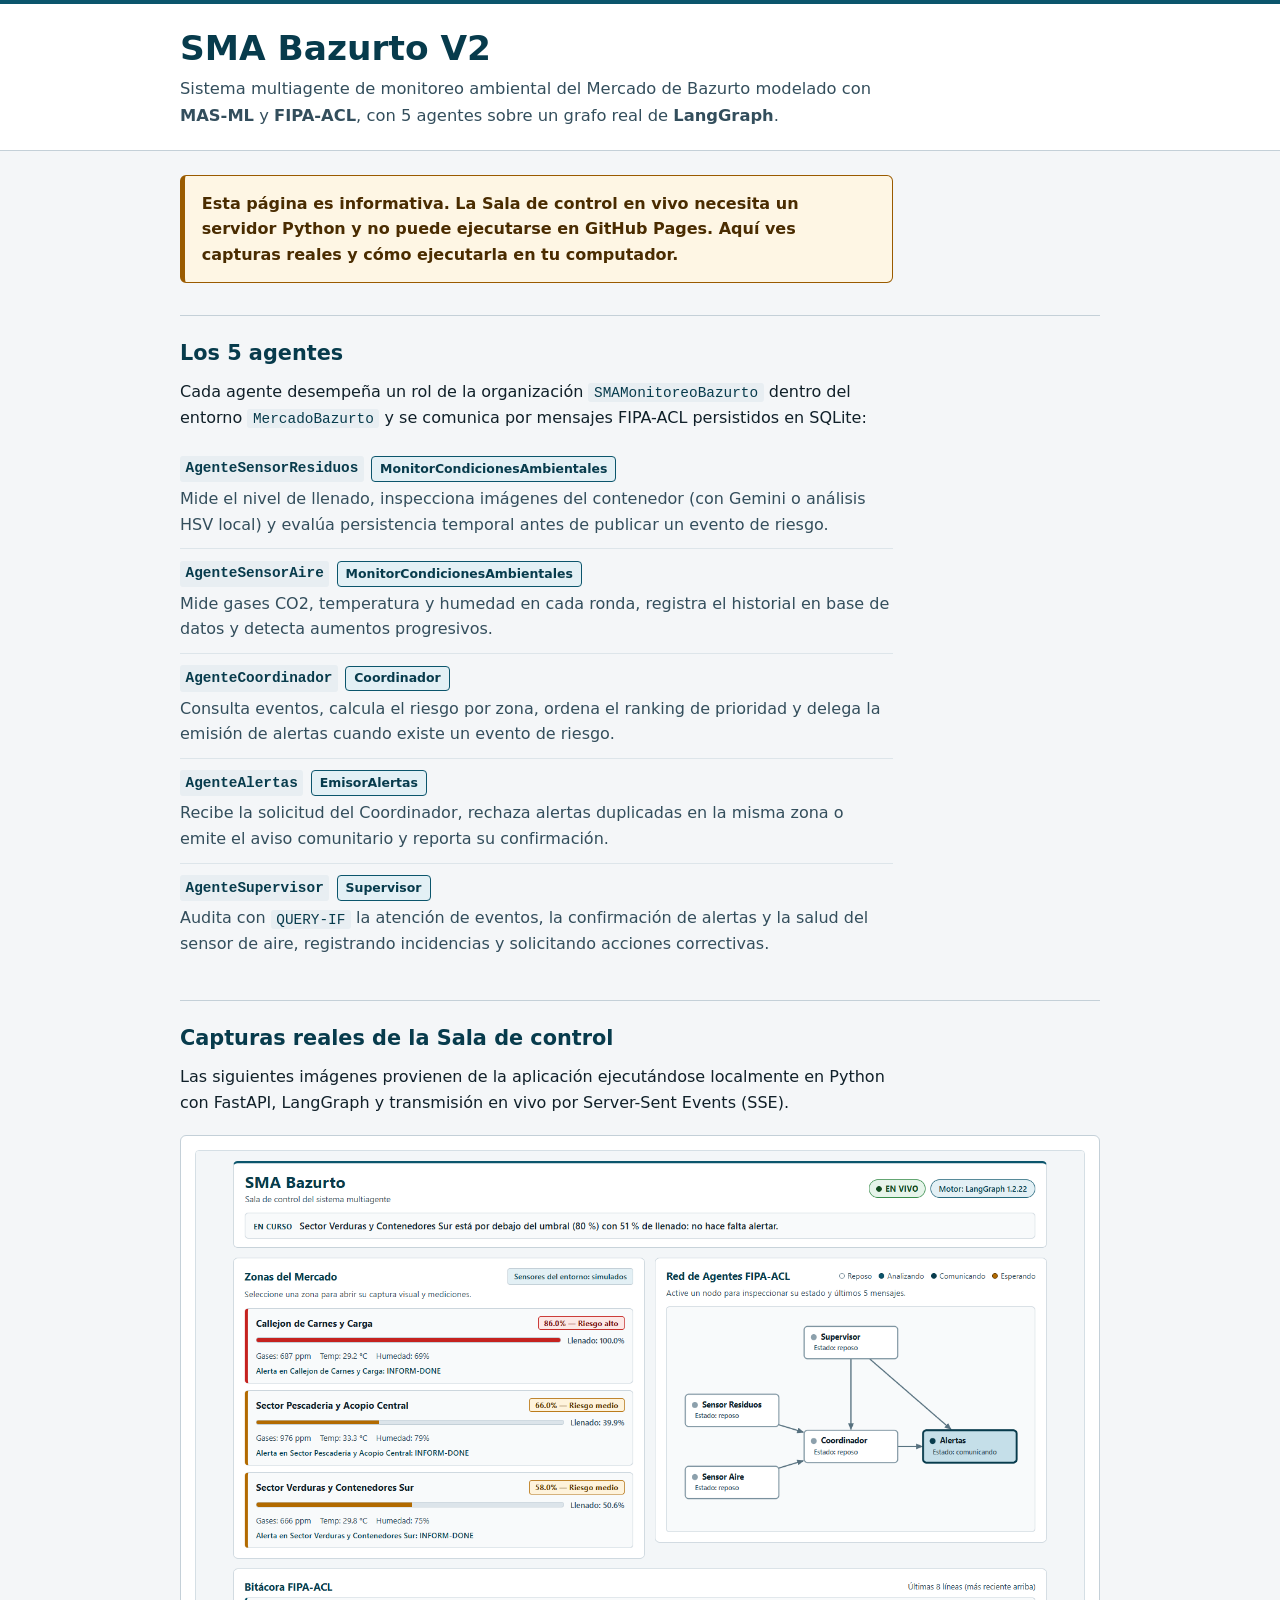
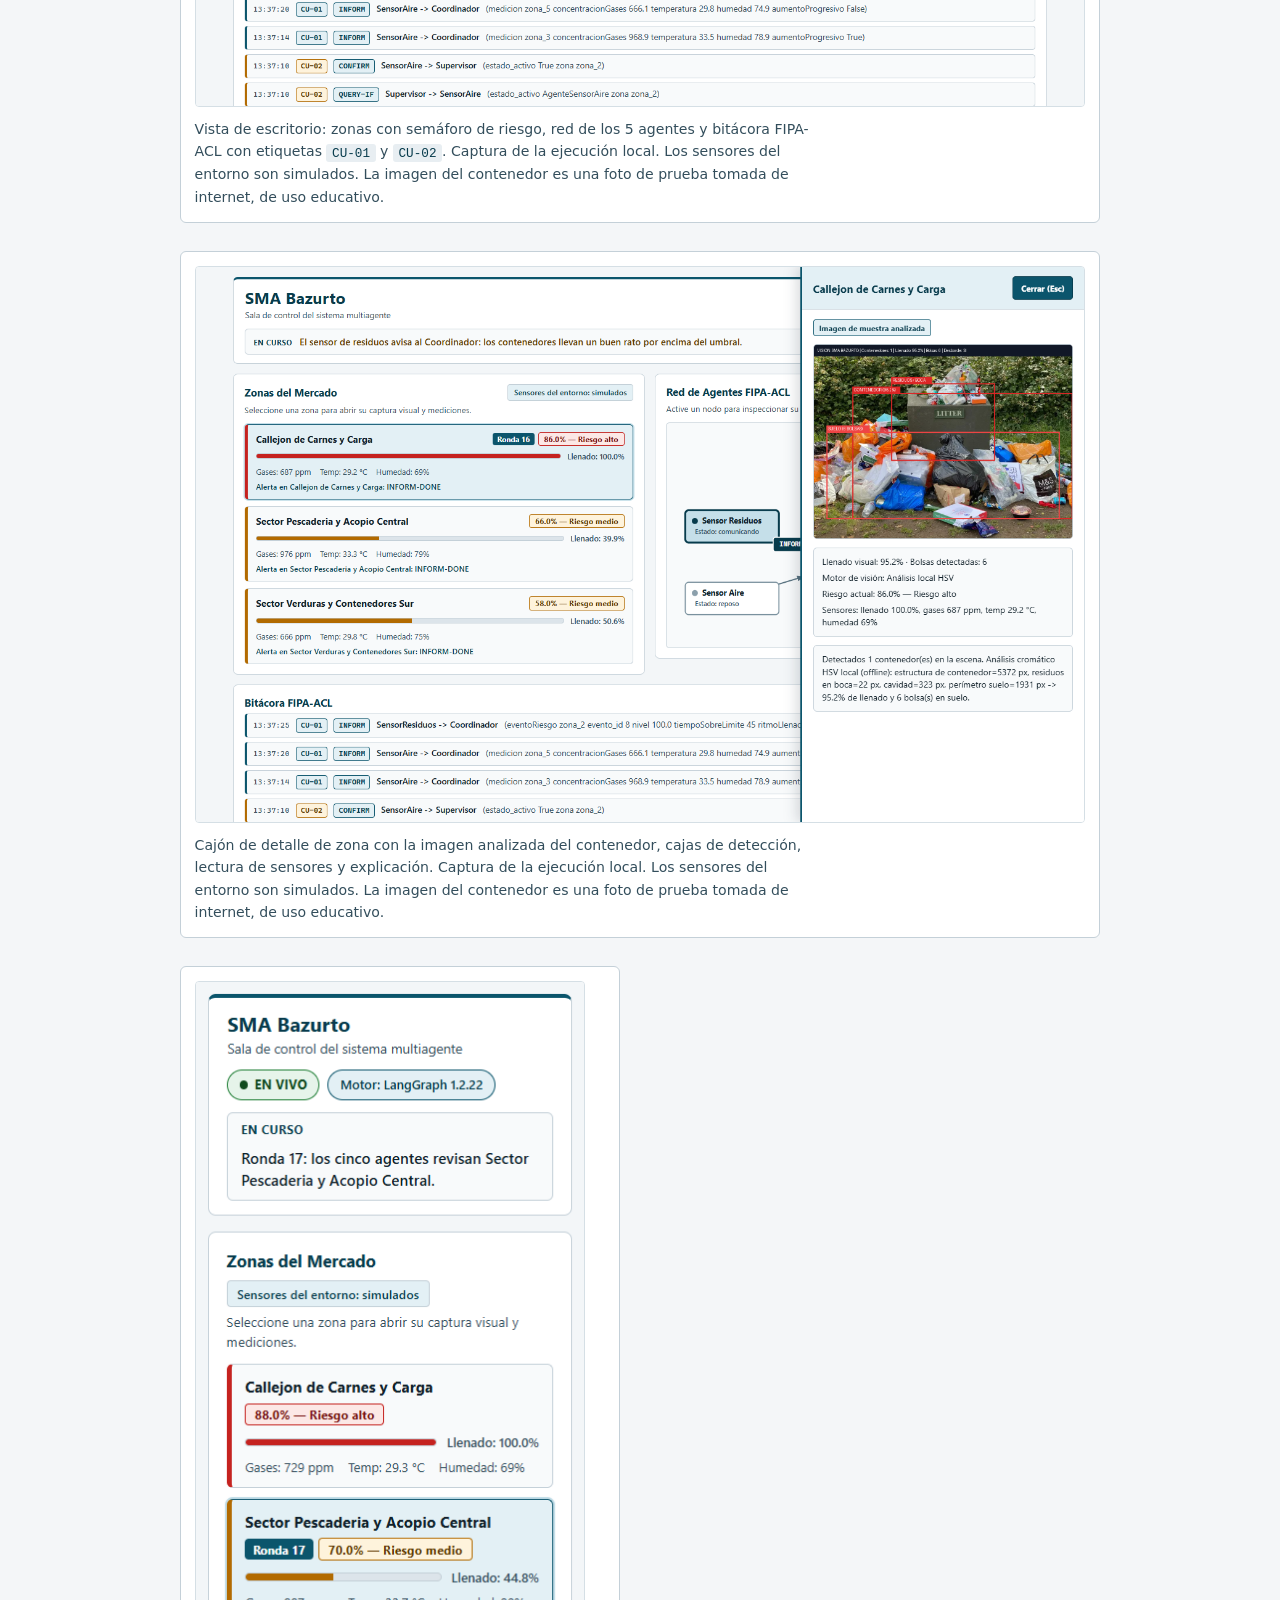
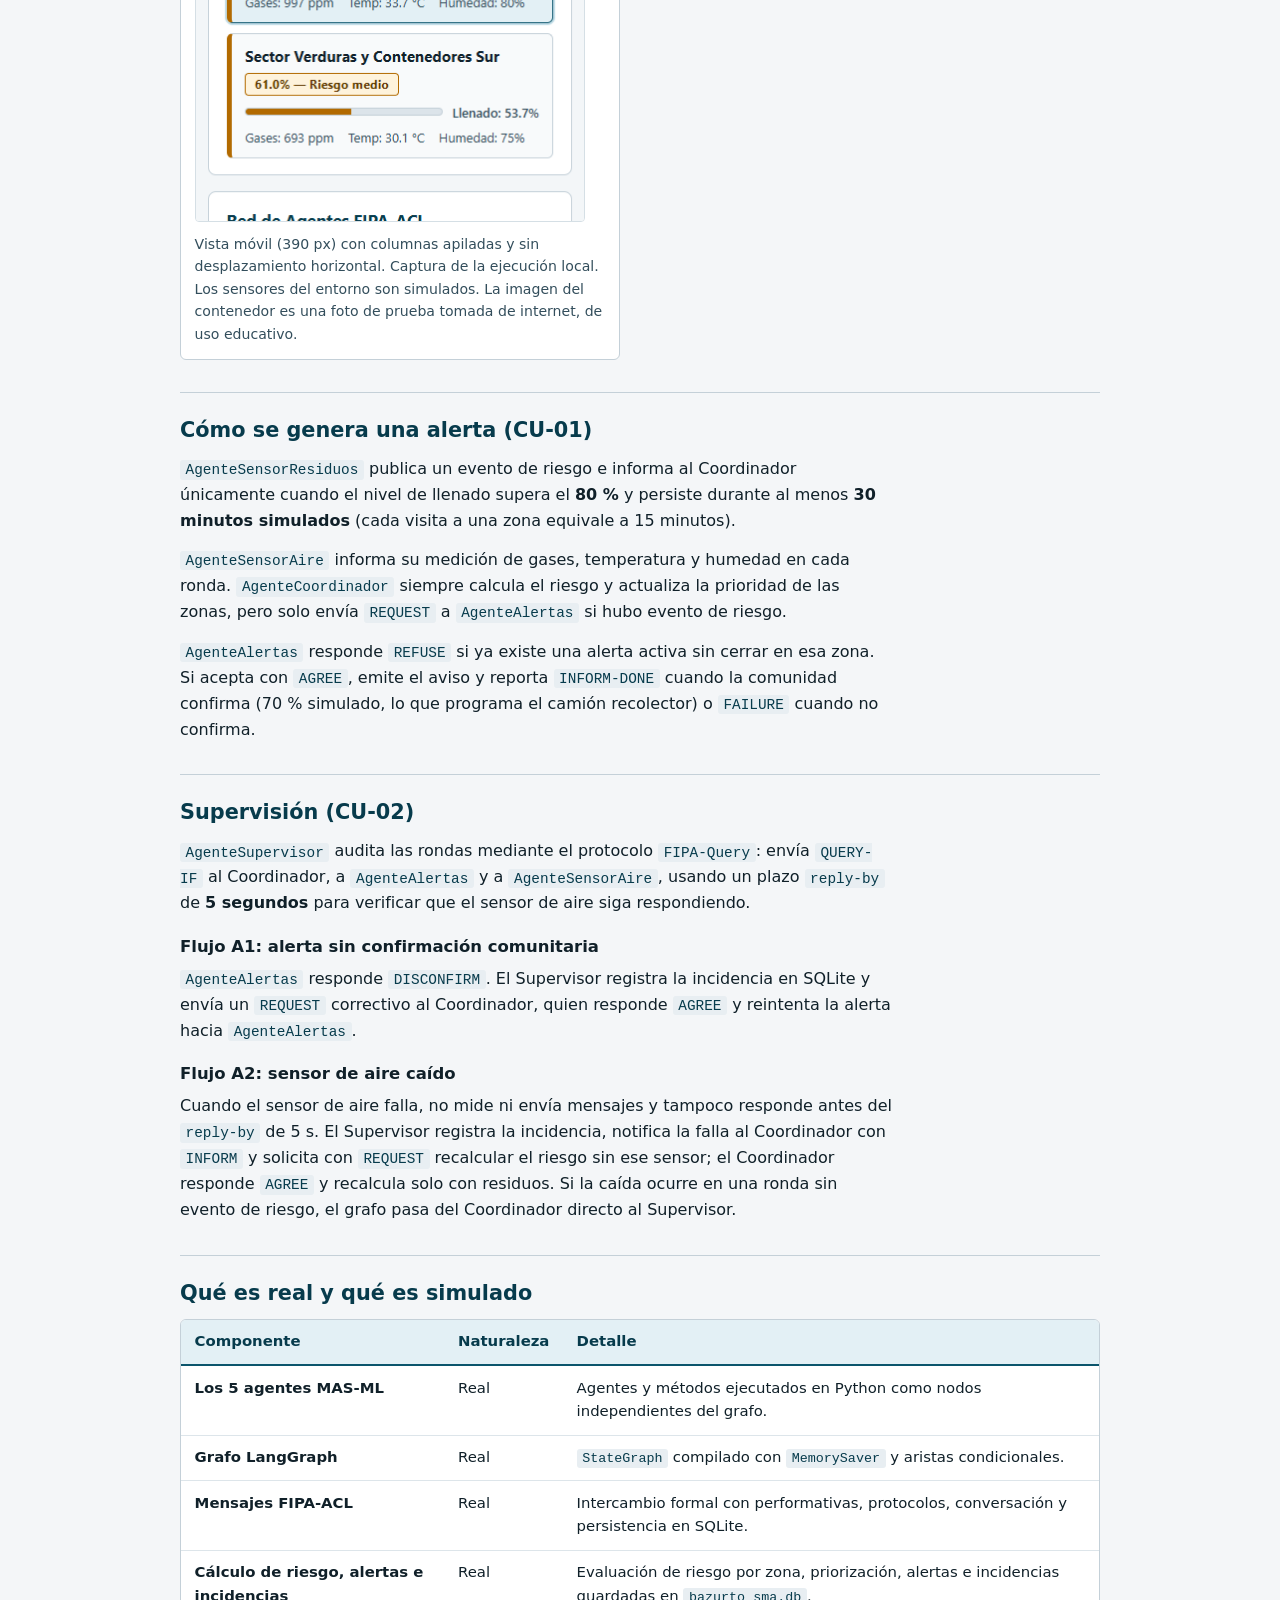
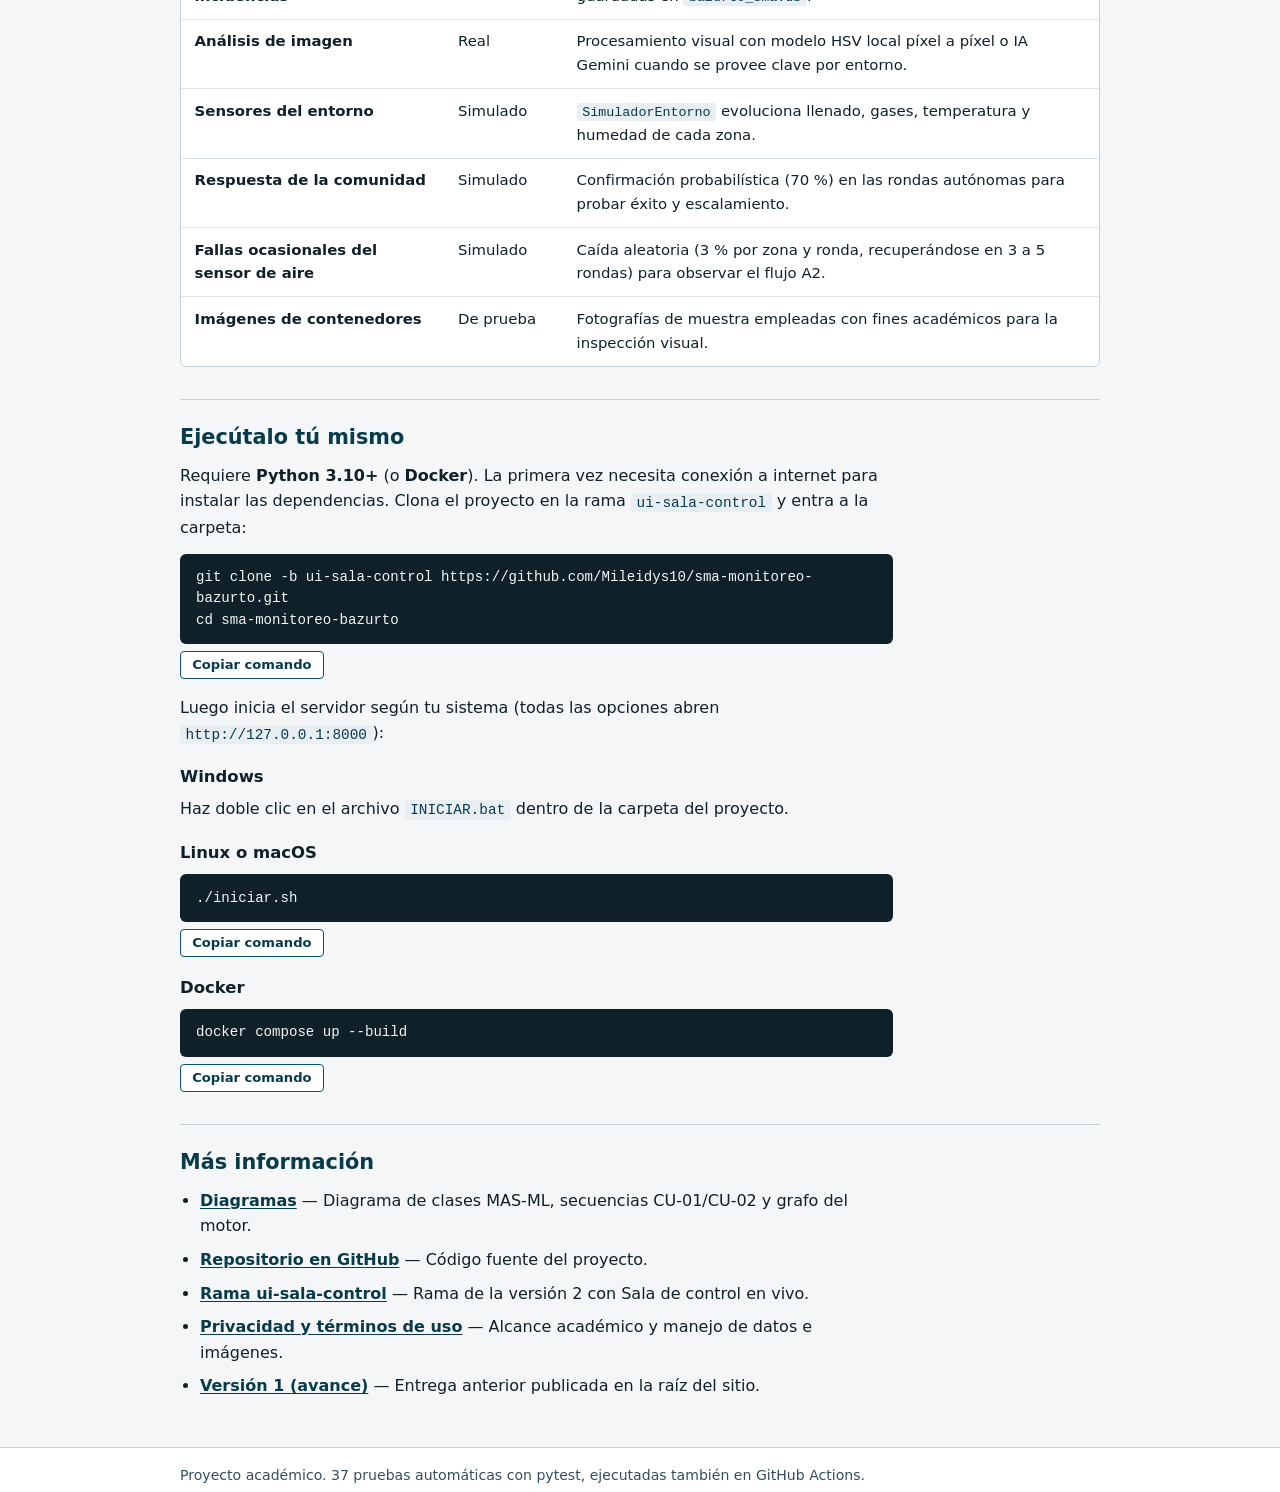
<file: v2/index.html>
<!DOCTYPE html>
<html lang="es">
<head>
  <meta charset="UTF-8">
  <meta name="viewport" content="width=device-width, initial-scale=1.0">
  <title>SMA Bazurto V2 - Sistema multiagente con LangGraph</title>
  <link rel="stylesheet" href="./pagina.css">
  <script src="./pagina.js" defer></script>
</head>
<body>
  <a href="#contenido-principal" class="saltar-contenido">Saltar al contenido</a>

  <header class="cabecera">
    <div class="envoltorio">
      <h1>SMA Bazurto V2</h1>
      <p class="subtitulo">
        Sistema multiagente de monitoreo ambiental del Mercado de Bazurto modelado con
        <strong>MAS-ML</strong> y <strong>FIPA-ACL</strong>, con 5 agentes sobre un grafo real de
        <strong>LangGraph</strong>.
      </p>
    </div>
  </header>

  <main id="contenido-principal" class="envoltorio" tabindex="-1">
    <aside class="aviso-estatico" role="note" aria-label="Aviso sobre esta vista estática">
      <p>
        Esta página es informativa. La Sala de control en vivo necesita un servidor Python y no puede
        ejecutarse en GitHub Pages. Aquí ves capturas reales y cómo ejecutarla en tu computador.
      </p>
    </aside>

    <section aria-labelledby="titulo-agentes">
      <h2 id="titulo-agentes">Los 5 agentes</h2>
      <p>
        Cada agente desempeña un rol de la organización <code>SMAMonitoreoBazurto</code> dentro del
        entorno <code>MercadoBazurto</code> y se comunica por mensajes FIPA-ACL persistidos en SQLite:
      </p>
      <dl class="lista-agentes">
        <div class="fila-agente">
          <dt><code>AgenteSensorResiduos</code> <span class="rol">MonitorCondicionesAmbientales</span></dt>
          <dd>
            Mide el nivel de llenado, inspecciona imágenes del contenedor (con Gemini o análisis HSV
            local) y evalúa persistencia temporal antes de publicar un evento de riesgo.
          </dd>
        </div>
        <div class="fila-agente">
          <dt><code>AgenteSensorAire</code> <span class="rol">MonitorCondicionesAmbientales</span></dt>
          <dd>
            Mide gases CO2, temperatura y humedad en cada ronda, registra el historial en base de datos
            y detecta aumentos progresivos.
          </dd>
        </div>
        <div class="fila-agente">
          <dt><code>AgenteCoordinador</code> <span class="rol">Coordinador</span></dt>
          <dd>
            Consulta eventos, calcula el riesgo por zona, ordena el ranking de prioridad y delega la
            emisión de alertas cuando existe un evento de riesgo.
          </dd>
        </div>
        <div class="fila-agente">
          <dt><code>AgenteAlertas</code> <span class="rol">EmisorAlertas</span></dt>
          <dd>
            Recibe la solicitud del Coordinador, rechaza alertas duplicadas en la misma zona o emite el
            aviso comunitario y reporta su confirmación.
          </dd>
        </div>
        <div class="fila-agente">
          <dt><code>AgenteSupervisor</code> <span class="rol">Supervisor</span></dt>
          <dd>
            Audita con <code>QUERY-IF</code> la atención de eventos, la confirmación de alertas y la
            salud del sensor de aire, registrando incidencias y solicitando acciones correctivas.
          </dd>
        </div>
      </dl>
    </section>

    <section aria-labelledby="titulo-capturas">
      <h2 id="titulo-capturas">Capturas reales de la Sala de control</h2>
      <p>
        Las siguientes imágenes provienen de la aplicación ejecutándose localmente en Python con
        FastAPI, LangGraph y transmisión en vivo por Server-Sent Events (SSE).
      </p>

      <figure class="figura-captura">
        <img
          src="./assets/sala-general.png"
          width="1440"
          height="900"
          alt="Vista general de la Sala de control SMA Bazurto mostrando las tarjetas de zonas con semáforo de riesgo en verde, ámbar y rojo, el diagrama SVG de la red de 5 agentes con sus estados y la bitácora inferior con mensajes FIPA-ACL etiquetados con CU-01 y CU-02."
        >
        <figcaption>
          Vista de escritorio: zonas con semáforo de riesgo, red de los 5 agentes y bitácora FIPA-ACL con
          etiquetas <code>CU-01</code> y <code>CU-02</code>. Captura de la ejecución local. Los sensores
          del entorno son simulados. La imagen del contenedor es una foto de prueba tomada de internet,
          de uso educativo.
        </figcaption>
      </figure>

      <figure class="figura-captura">
        <img
          src="./assets/sala-cajon-zona.png"
          width="1440"
          height="900"
          alt="Panel lateral de detalle de zona abierto sobre la Sala de control mostrando la fotografía analizada del contenedor con cajas delimitadoras, porcentaje de llenado, número de bolsas detectadas, motor de visión y explicación textual."
        >
        <figcaption>
          Cajón de detalle de zona con la imagen analizada del contenedor, cajas de detección, lectura
          de sensores y explicación. Captura de la ejecución local. Los sensores del entorno son
          simulados. La imagen del contenedor es una foto de prueba tomada de internet, de uso educativo.
        </figcaption>
      </figure>

      <figure class="figura-captura figura-movil">
        <img
          src="./assets/sala-movil.png"
          width="390"
          height="844"
          alt="Vista móvil responsiva de 390 píxeles de ancho de la Sala de control mostrando la cabecera, las tarjetas de zonas, la red de agentes y la bitácora FIPA-ACL apiladas verticalmente sin desborde horizontal."
        >
        <figcaption>
          Vista móvil (390 px) con columnas apiladas y sin desplazamiento horizontal. Captura de la
          ejecución local. Los sensores del entorno son simulados. La imagen del contenedor es una foto
          de prueba tomada de internet, de uso educativo.
        </figcaption>
      </figure>
    </section>

    <section aria-labelledby="titulo-cu01">
      <h2 id="titulo-cu01">Cómo se genera una alerta (CU-01)</h2>
      <p>
        <code>AgenteSensorResiduos</code> publica un evento de riesgo e informa al Coordinador únicamente
        cuando el nivel de llenado supera el <strong>80 %</strong> y persiste durante al menos
        <strong>30 minutos simulados</strong> (cada visita a una zona equivale a 15 minutos).
      </p>
      <p>
        <code>AgenteSensorAire</code> informa su medición de gases, temperatura y humedad en cada ronda.
        <code>AgenteCoordinador</code> siempre calcula el riesgo y actualiza la prioridad de las zonas,
        pero solo envía <code>REQUEST</code> a <code>AgenteAlertas</code> si hubo evento de riesgo.
      </p>
      <p>
        <code>AgenteAlertas</code> responde <code>REFUSE</code> si ya existe una alerta activa sin
        cerrar en esa zona. Si acepta con <code>AGREE</code>, emite el aviso y reporta
        <code>INFORM-DONE</code> cuando la comunidad confirma (70 % simulado, lo que programa el
        camión recolector) o <code>FAILURE</code> cuando no confirma.
      </p>
    </section>

    <section aria-labelledby="titulo-cu02">
      <h2 id="titulo-cu02">Supervisión (CU-02)</h2>
      <p>
        <code>AgenteSupervisor</code> audita las rondas mediante el protocolo <code>FIPA-Query</code>:
        envía <code>QUERY-IF</code> al Coordinador, a <code>AgenteAlertas</code> y a
        <code>AgenteSensorAire</code>, usando un plazo <code>reply-by</code> de <strong>5 segundos</strong>
        para verificar que el sensor de aire siga respondiendo.
      </p>
      <h3>Flujo A1: alerta sin confirmación comunitaria</h3>
      <p>
        <code>AgenteAlertas</code> responde <code>DISCONFIRM</code>. El Supervisor registra la incidencia
        en SQLite y envía un <code>REQUEST</code> correctivo al Coordinador, quien responde
        <code>AGREE</code> y reintenta la alerta hacia <code>AgenteAlertas</code>.
      </p>
      <h3>Flujo A2: sensor de aire caído</h3>
      <p>
        Cuando el sensor de aire falla, no mide ni envía mensajes y tampoco responde antes del
        <code>reply-by</code> de 5 s. El Supervisor registra la incidencia, notifica la falla al
        Coordinador con <code>INFORM</code> y solicita con <code>REQUEST</code> recalcular el riesgo sin
        ese sensor; el Coordinador responde <code>AGREE</code> y recalcula solo con residuos. Si la caída
        ocurre en una ronda sin evento de riesgo, el grafo pasa del Coordinador directo al Supervisor.
      </p>
    </section>

    <section aria-labelledby="titulo-real-simulado">
      <h2 id="titulo-real-simulado">Qué es real y qué es simulado</h2>
      <div class="contenedor-tabla">
        <table>
          <thead>
            <tr>
              <th scope="col">Componente</th>
              <th scope="col">Naturaleza</th>
              <th scope="col">Detalle</th>
            </tr>
          </thead>
          <tbody>
            <tr>
              <th scope="row">Los 5 agentes MAS-ML</th>
              <td>Real</td>
              <td>Agentes y métodos ejecutados en Python como nodos independientes del grafo.</td>
            </tr>
            <tr>
              <th scope="row">Grafo LangGraph</th>
              <td>Real</td>
              <td><code>StateGraph</code> compilado con <code>MemorySaver</code> y aristas condicionales.</td>
            </tr>
            <tr>
              <th scope="row">Mensajes FIPA-ACL</th>
              <td>Real</td>
              <td>Intercambio formal con performativas, protocolos, conversación y persistencia en SQLite.</td>
            </tr>
            <tr>
              <th scope="row">Cálculo de riesgo, alertas e incidencias</th>
              <td>Real</td>
              <td>Evaluación de riesgo por zona, priorización, alertas e incidencias guardadas en <code>bazurto_sma.db</code>.</td>
            </tr>
            <tr>
              <th scope="row">Análisis de imagen</th>
              <td>Real</td>
              <td>Procesamiento visual con modelo HSV local píxel a píxel o IA Gemini cuando se provee clave por entorno.</td>
            </tr>
            <tr>
              <th scope="row">Sensores del entorno</th>
              <td>Simulado</td>
              <td><code>SimuladorEntorno</code> evoluciona llenado, gases, temperatura y humedad de cada zona.</td>
            </tr>
            <tr>
              <th scope="row">Respuesta de la comunidad</th>
              <td>Simulado</td>
              <td>Confirmación probabilística (70 %) en las rondas autónomas para probar éxito y escalamiento.</td>
            </tr>
            <tr>
              <th scope="row">Fallas ocasionales del sensor de aire</th>
              <td>Simulado</td>
              <td>Caída aleatoria (3 % por zona y ronda, recuperándose en 3 a 5 rondas) para observar el flujo A2.</td>
            </tr>
            <tr>
              <th scope="row">Imágenes de contenedores</th>
              <td>De prueba</td>
              <td>Fotografías de muestra empleadas con fines académicos para la inspección visual.</td>
            </tr>
          </tbody>
        </table>
      </div>
    </section>

    <section aria-labelledby="titulo-ejecutar">
      <h2 id="titulo-ejecutar">Ejecútalo tú mismo</h2>
      <p>
        Requiere <strong>Python 3.10+</strong> (o <strong>Docker</strong>). La primera vez necesita
        conexión a internet para instalar las dependencias. Clona el proyecto en la rama
        <code>ui-sala-control</code> y entra a la carpeta:
      </p>
      <div class="bloque-codigo">
        <pre><code>git clone -b ui-sala-control https://github.com/Mileidys10/sma-monitoreo-bazurto.git
cd sma-monitoreo-bazurto</code></pre>
      </div>

      <p>Luego inicia el servidor según tu sistema (todas las opciones abren <code>http://127.0.0.1:8000</code>):</p>

      <h3>Windows</h3>
      <p>Haz doble clic en el archivo <code>INICIAR.bat</code> dentro de la carpeta del proyecto.</p>

      <h3>Linux o macOS</h3>
      <div class="bloque-codigo">
        <pre><code>./iniciar.sh</code></pre>
      </div>

      <h3>Docker</h3>
      <div class="bloque-codigo">
        <pre><code>docker compose up --build</code></pre>
      </div>
    </section>

    <section aria-labelledby="titulo-enlaces">
      <h2 id="titulo-enlaces">Más información</h2>
      <ul class="lista-enlaces">
        <li><a href="./diagramas/">Diagramas</a> — Diagrama de clases MAS-ML, secuencias CU-01/CU-02 y grafo del motor.</li>
        <li><a href="https://github.com/Mileidys10/sma-monitoreo-bazurto">Repositorio en GitHub</a> — Código fuente del proyecto.</li>
        <li><a href="https://github.com/Mileidys10/sma-monitoreo-bazurto/tree/ui-sala-control">Rama ui-sala-control</a> — Rama de la versión 2 con Sala de control en vivo.</li>
        <li><a href="./privacidad.html">Privacidad y términos de uso</a> — Alcance académico y manejo de datos e imágenes.</li>
        <li><a href="../">Versión 1 (avance)</a> — Entrega anterior publicada en la raíz del sitio.</li>
      </ul>
    </section>
  </main>

  <footer class="pie">
    <div class="envoltorio">
      <p>Proyecto académico. 37 pruebas automáticas con pytest, ejecutadas también en GitHub Actions.</p>
    </div>
  </footer>
</body>
</html>
</file>
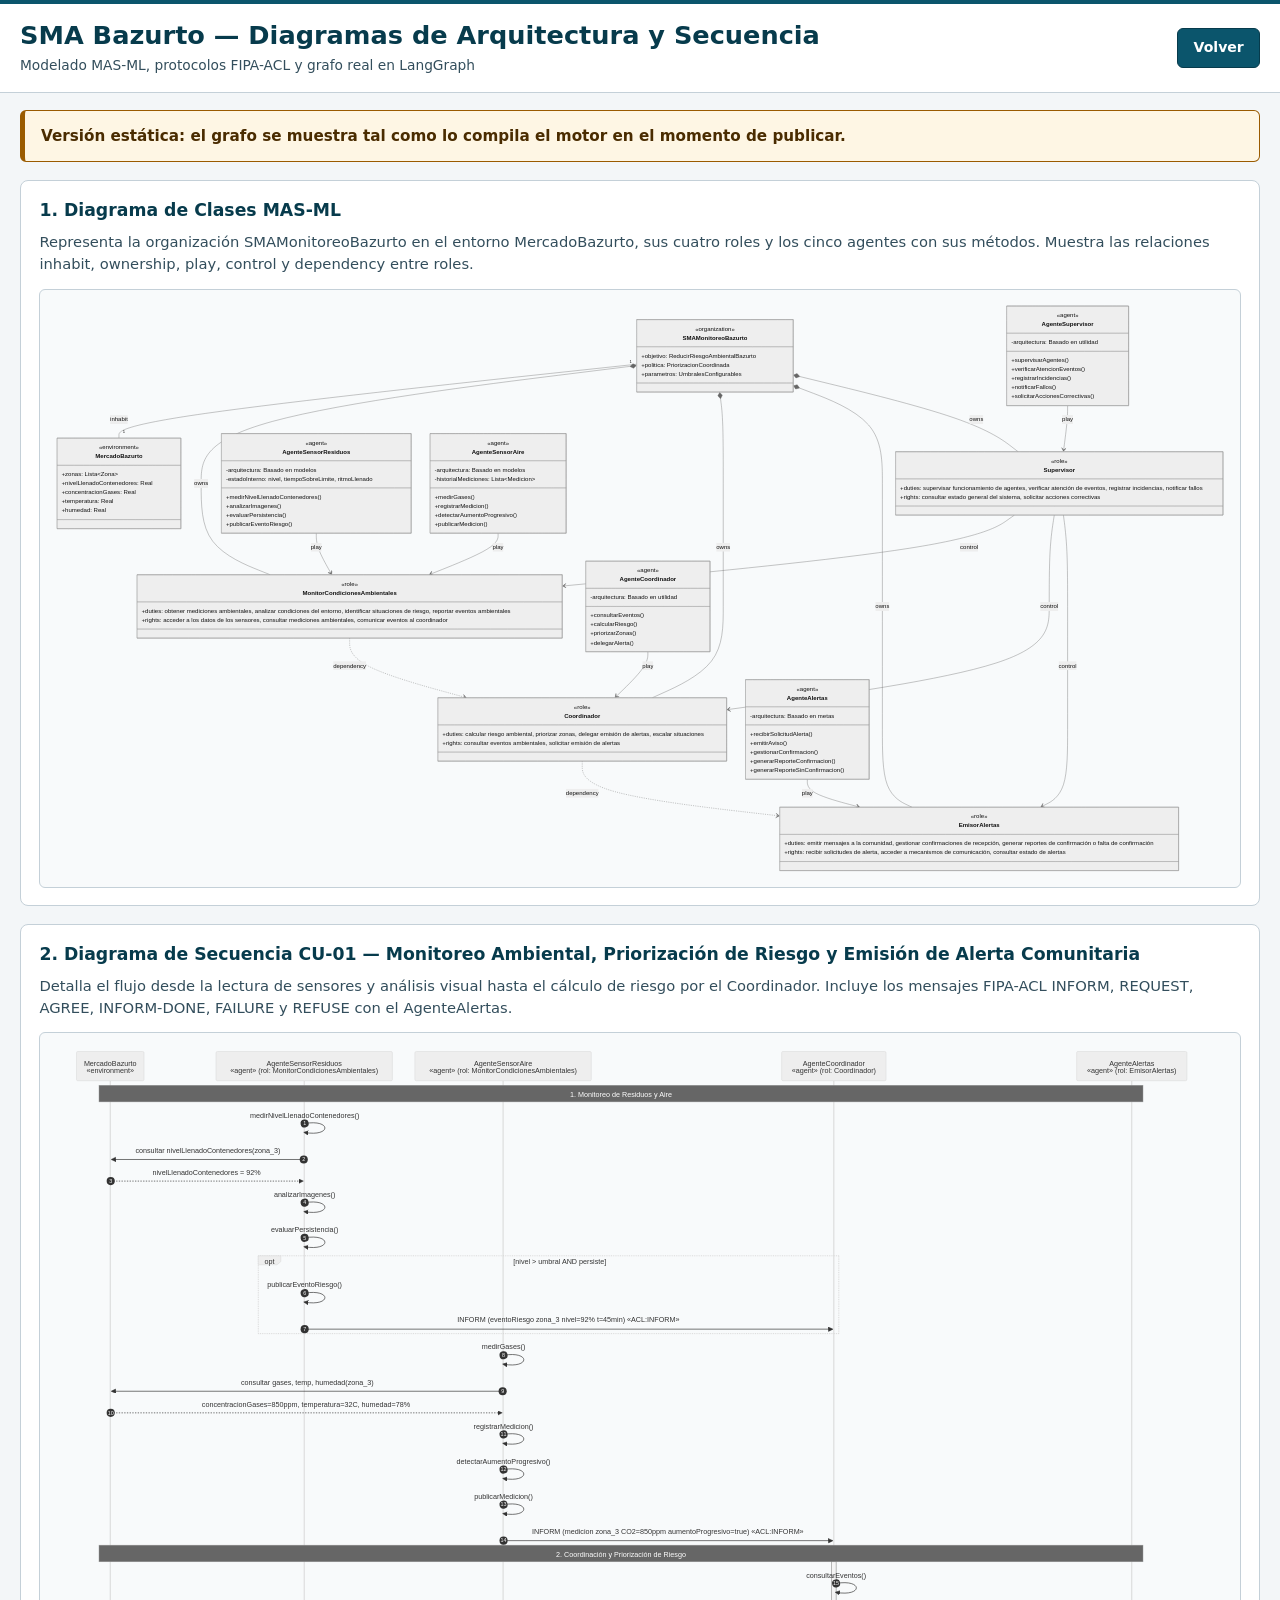
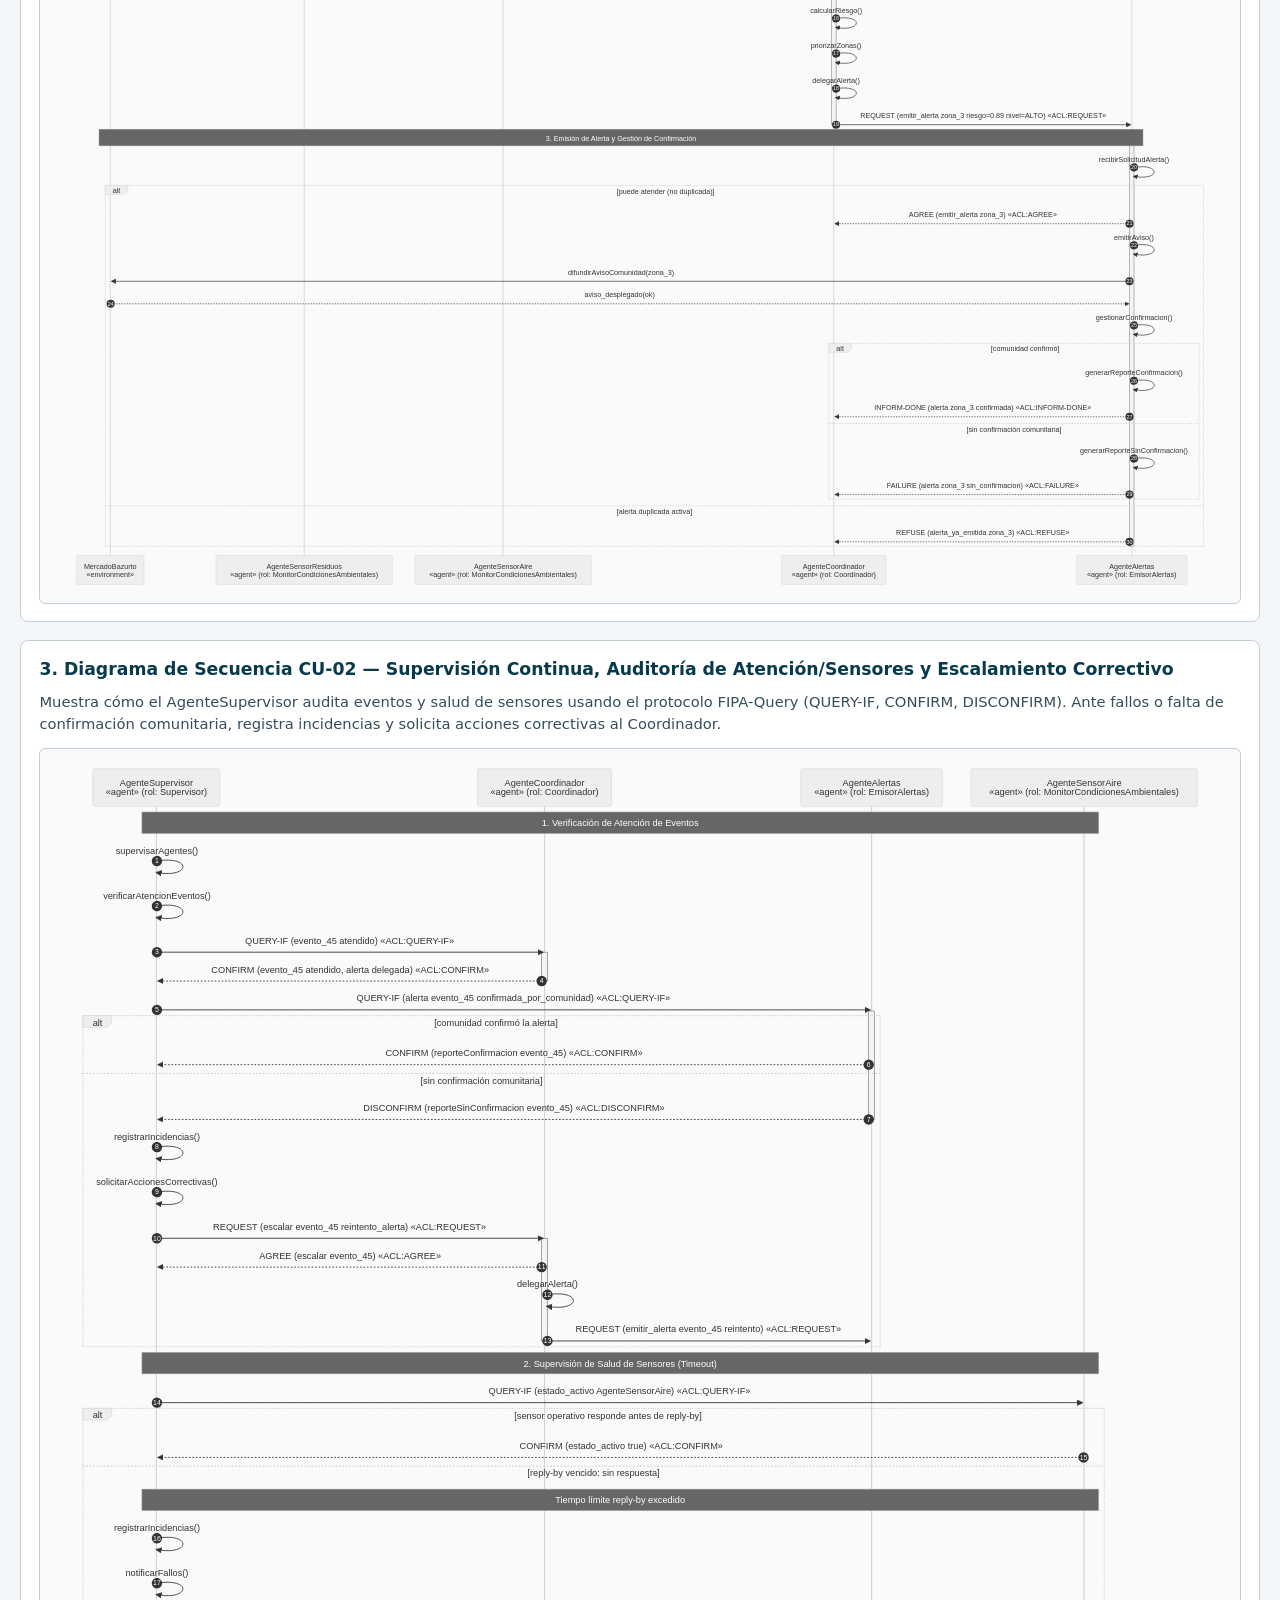
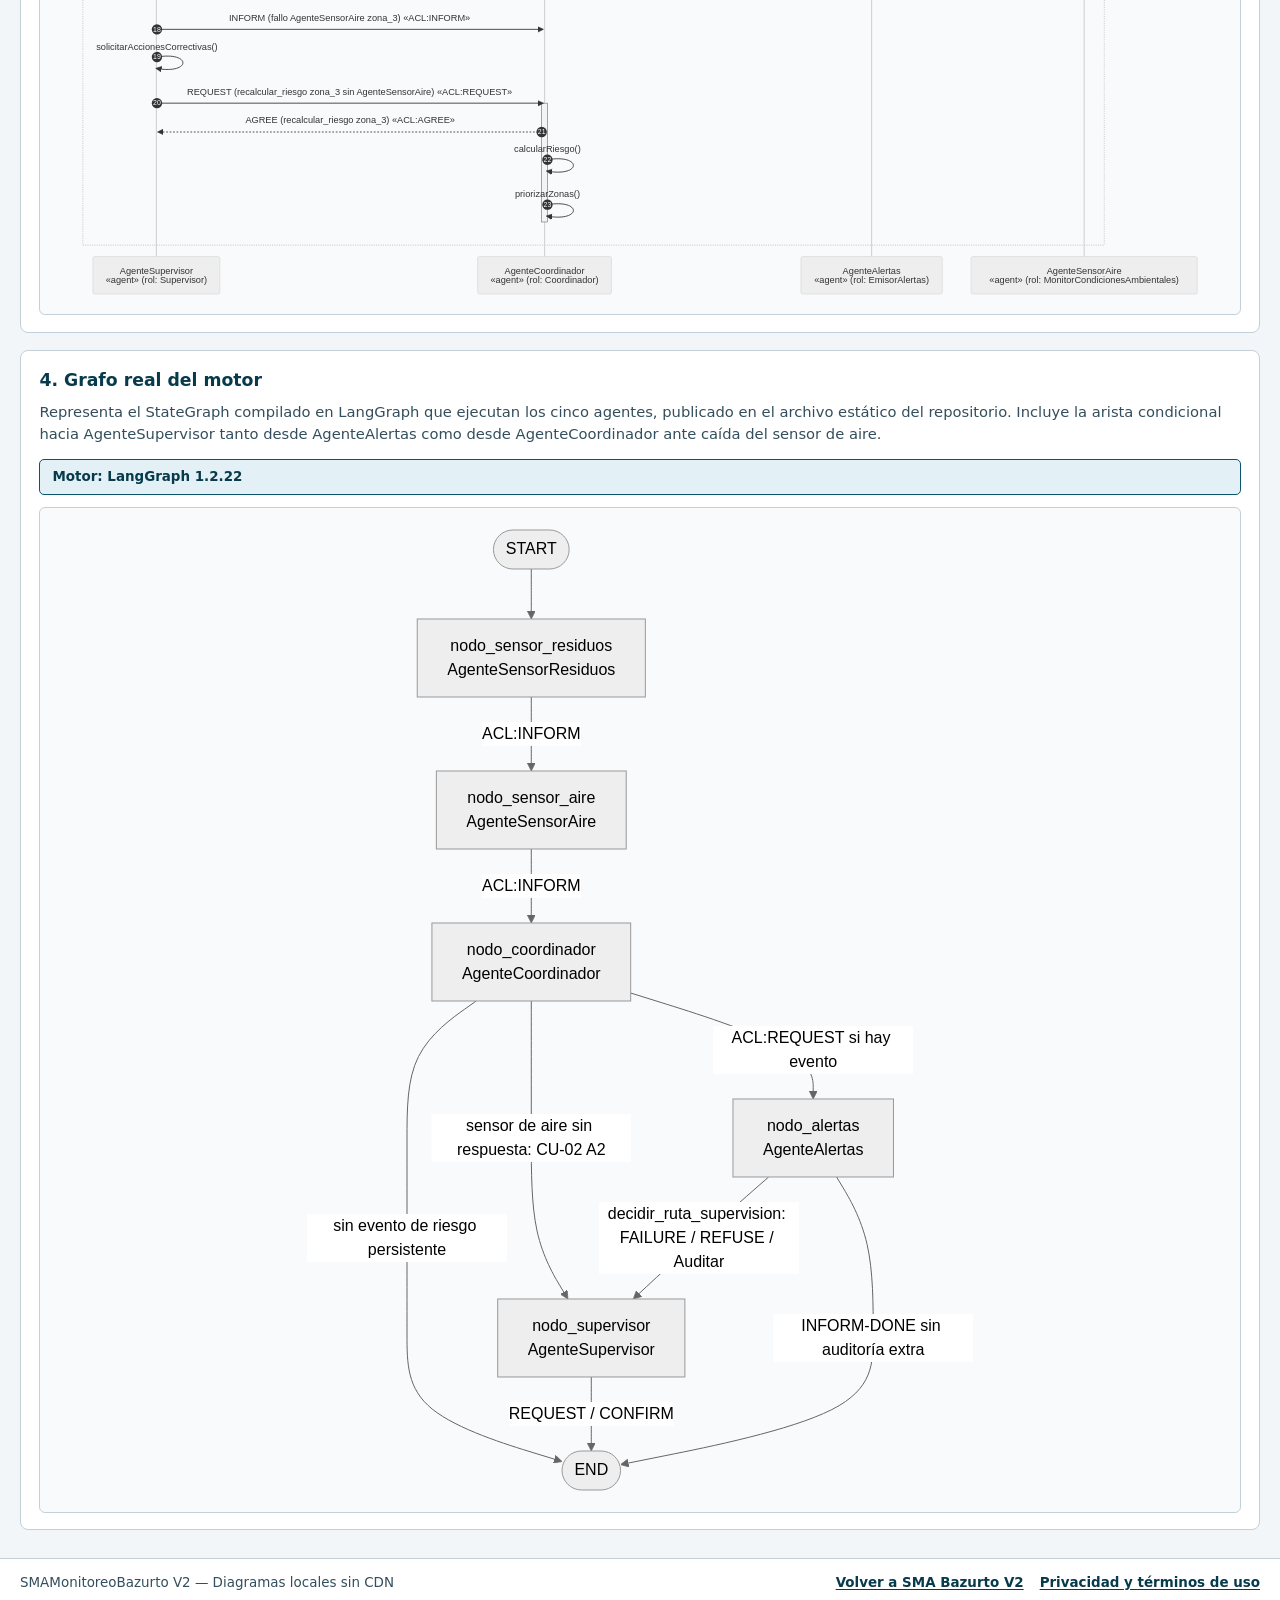
<file: v2/diagramas/index.html>
<!DOCTYPE html>
<html lang="es">
<head>
  <meta charset="UTF-8">
  <meta name="viewport" content="width=device-width, initial-scale=1.0">
  <title>SMA Bazurto — Diagramas</title>
  <link rel="stylesheet" href="./diagramas.css">
  <script src="../vendor/mermaid-11.4.1.min.js"></script>
  <script src="./diagramas.js" defer></script>
</head>
<body>
  <a href="#contenido-principal" class="saltar-contenido">Saltar al contenido principal</a>

  <header class="cabecera-diagramas">
    <div class="cabecera-contenido">
      <div>
        <h1>SMA Bazurto — Diagramas de Arquitectura y Secuencia</h1>
        <p class="cabecera-subtitulo">Modelado MAS-ML, protocolos FIPA-ACL y grafo real en LangGraph</p>
      </div>
      <nav aria-label="Navegación principal">
        <a href="../" class="btn-volver">Volver</a>
      </nav>
    </div>
  </header>

  <main id="contenido-principal" class="contenedor-diagramas" tabindex="-1">
    <aside class="aviso-estatico" role="note" aria-label="Aviso de versión estática">
      <p>Versión estática: el grafo se muestra tal como lo compila el motor en el momento de publicar.</p>
    </aside>

    <section class="panel-diagrama" aria-labelledby="titulo-clases-masml">
      <h2 id="titulo-clases-masml">1. Diagrama de Clases MAS-ML</h2>
      <p class="descripcion-diagrama">
        Representa la organización SMAMonitoreoBazurto en el entorno MercadoBazurto, sus cuatro roles y los cinco agentes con sus métodos.
        Muestra las relaciones inhabit, ownership, play, control y dependency entre roles.
      </p>
      <div class="marco-mermaid">
        <pre class="mermaid">classDiagram
    class SMAMonitoreoBazurto {
        &lt;&lt;organization&gt;&gt;
        +objetivo: ReducirRiesgoAmbientalBazurto
        +politica: PriorizacionCoordinada
        +parametros: UmbralesConfigurables
    }

    class MercadoBazurto {
        &lt;&lt;environment&gt;&gt;
        +zonas: Lista~Zona~
        +nivelLlenadoContenedores: Real
        +concentracionGases: Real
        +temperatura: Real
        +humedad: Real
    }

    class MonitorCondicionesAmbientales {
        &lt;&lt;role&gt;&gt;
        +duties: obtener mediciones ambientales, analizar condiciones del entorno, identificar situaciones de riesgo, reportar eventos ambientales
        +rights: acceder a los datos de los sensores, consultar mediciones ambientales, comunicar eventos al coordinador
    }

    class Coordinador {
        &lt;&lt;role&gt;&gt;
        +duties: calcular riesgo ambiental, priorizar zonas, delegar emisión de alertas, escalar situaciones
        +rights: consultar eventos ambientales, solicitar emisión de alertas
    }

    class EmisorAlertas {
        &lt;&lt;role&gt;&gt;
        +duties: emitir mensajes a la comunidad, gestionar confirmaciones de recepción, generar reportes de confirmación o falta de confirmación
        +rights: recibir solicitudes de alerta, acceder a mecanismos de comunicación, consultar estado de alertas
    }

    class Supervisor {
        &lt;&lt;role&gt;&gt;
        +duties: supervisar funcionamiento de agentes, verificar atención de eventos, registrar incidencias, notificar fallos
        +rights: consultar estado general del sistema, solicitar acciones correctivas
    }

    class AgenteSensorResiduos {
        &lt;&lt;agent&gt;&gt;
        -arquitectura: Basado en modelos
        -estadoInterno: nivel, tiempoSobreLimite, ritmoLlenado
        +medirNivelLlenadoContenedores()
        +analizarImagenes()
        +evaluarPersistencia()
        +publicarEventoRiesgo()
    }

    class AgenteSensorAire {
        &lt;&lt;agent&gt;&gt;
        -arquitectura: Basado en modelos
        -historialMediciones: Lista~Medicion~
        +medirGases()
        +registrarMedicion()
        +detectarAumentoProgresivo()
        +publicarMedicion()
    }

    class AgenteCoordinador {
        &lt;&lt;agent&gt;&gt;
        -arquitectura: Basado en utilidad
        +consultarEventos()
        +calcularRiesgo()
        +priorizarZonas()
        +delegarAlerta()
    }

    class AgenteAlertas {
        &lt;&lt;agent&gt;&gt;
        -arquitectura: Basado en metas
        +recibirSolicitudAlerta()
        +emitirAviso()
        +gestionarConfirmacion()
        +generarReporteConfirmacion()
        +generarReporteSinConfirmacion()
    }

    class AgenteSupervisor {
        &lt;&lt;agent&gt;&gt;
        -arquitectura: Basado en utilidad
        +supervisarAgentes()
        +verificarAtencionEventos()
        +registrarIncidencias()
        +notificarFallos()
        +solicitarAccionesCorrectivas()
    }

    %% Relaciones inhabit y owns
    SMAMonitoreoBazurto "1" -- "1" MercadoBazurto : inhabit
    SMAMonitoreoBazurto *-- MonitorCondicionesAmbientales : owns
    SMAMonitoreoBazurto *-- Coordinador : owns
    SMAMonitoreoBazurto *-- EmisorAlertas : owns
    SMAMonitoreoBazurto *-- Supervisor : owns

    %% Relaciones play (Agente -&gt; Rol)
    AgenteSensorResiduos --&gt; MonitorCondicionesAmbientales : play
    AgenteSensorAire --&gt; MonitorCondicionesAmbientales : play
    AgenteCoordinador --&gt; Coordinador : play
    AgenteAlertas --&gt; EmisorAlertas : play
    AgenteSupervisor --&gt; Supervisor : play

    %% Relaciones control (Jerarquía de Roles)
    Supervisor --&gt; MonitorCondicionesAmbientales : control
    Supervisor --&gt; Coordinador : control
    Supervisor --&gt; EmisorAlertas : control

    %% Relaciones dependency (Dependencia entre Roles - Regla del Profesor: Punta depende del Rabo)
    MonitorCondicionesAmbientales ..&gt; Coordinador : dependency
    Coordinador ..&gt; EmisorAlertas : dependency</pre>
      </div>
    </section>

    <section class="panel-diagrama" aria-labelledby="titulo-secuencia-cu01">
      <h2 id="titulo-secuencia-cu01">2. Diagrama de Secuencia CU-01 — Monitoreo Ambiental, Priorización de Riesgo y Emisión de Alerta Comunitaria</h2>
      <p class="descripcion-diagrama">
        Detalla el flujo desde la lectura de sensores y análisis visual hasta el cálculo de riesgo por el Coordinador.
        Incluye los mensajes FIPA-ACL INFORM, REQUEST, AGREE, INFORM-DONE, FAILURE y REFUSE con el AgenteAlertas.
      </p>
      <div class="marco-mermaid">
        <pre class="mermaid">sequenceDiagram
    autonumber
    participant ENV as MercadoBazurto&lt;br/&gt;«environment»
    participant SR as AgenteSensorResiduos&lt;br/&gt;«agent» (rol: MonitorCondicionesAmbientales)
    participant SA as AgenteSensorAire&lt;br/&gt;«agent» (rol: MonitorCondicionesAmbientales)
    participant CO as AgenteCoordinador&lt;br/&gt;«agent» (rol: Coordinador)
    participant AL as AgenteAlertas&lt;br/&gt;«agent» (rol: EmisorAlertas)

    Note over ENV,AL: 1. Monitoreo de Residuos y Aire
    SR-&gt;&gt;SR: medirNivelLlenadoContenedores()
    SR-&gt;&gt;ENV: consultar nivelLlenadoContenedores(zona_3)
    ENV--&gt;&gt;SR: nivelLlenadoContenedores = 92%
    SR-&gt;&gt;SR: analizarImagenes()
    SR-&gt;&gt;SR: evaluarPersistencia()
    opt nivel &gt; umbral AND persiste
        SR-&gt;&gt;SR: publicarEventoRiesgo()
        SR-&gt;&gt;CO: INFORM (eventoRiesgo zona_3 nivel=92% t=45min) «ACL:INFORM»
    end

    SA-&gt;&gt;SA: medirGases()
    SA-&gt;&gt;ENV: consultar gases, temp, humedad(zona_3)
    ENV--&gt;&gt;SA: concentracionGases=850ppm, temperatura=32C, humedad=78%
    SA-&gt;&gt;SA: registrarMedicion()
    SA-&gt;&gt;SA: detectarAumentoProgresivo()
    SA-&gt;&gt;SA: publicarMedicion()
    SA-&gt;&gt;CO: INFORM (medicion zona_3 CO2=850ppm aumentoProgresivo=true) «ACL:INFORM»

    Note over ENV,AL: 2. Coordinación y Priorización de Riesgo
    activate CO
    CO-&gt;&gt;CO: consultarEventos()
    CO-&gt;&gt;CO: calcularRiesgo()
    CO-&gt;&gt;CO: priorizarZonas()
    CO-&gt;&gt;CO: delegarAlerta()
    CO-&gt;&gt;AL: REQUEST (emitir_alerta zona_3 riesgo=0.89 nivel=ALTO) «ACL:REQUEST»
    deactivate CO

    Note over ENV,AL: 3. Emisión de Alerta y Gestión de Confirmación
    activate AL
    AL-&gt;&gt;AL: recibirSolicitudAlerta()
    alt puede atender (no duplicada)
        AL--&gt;&gt;CO: AGREE (emitir_alerta zona_3) «ACL:AGREE»
        AL-&gt;&gt;AL: emitirAviso()
        AL-&gt;&gt;ENV: difundirAvisoComunidad(zona_3)
        ENV--&gt;&gt;AL: aviso_desplegado(ok)
        AL-&gt;&gt;AL: gestionarConfirmacion()
        alt comunidad confirmó
            AL-&gt;&gt;AL: generarReporteConfirmacion()
            AL--&gt;&gt;CO: INFORM-DONE (alerta zona_3 confirmada) «ACL:INFORM-DONE»
        else sin confirmación comunitaria
            AL-&gt;&gt;AL: generarReporteSinConfirmacion()
            AL--&gt;&gt;CO: FAILURE (alerta zona_3 sin_confirmacion) «ACL:FAILURE»
        end
    else alerta duplicada activa
        AL--&gt;&gt;CO: REFUSE (alerta_ya_emitida zona_3) «ACL:REFUSE»
    end
    deactivate AL</pre>
      </div>
    </section>

    <section class="panel-diagrama" aria-labelledby="titulo-secuencia-cu02">
      <h2 id="titulo-secuencia-cu02">3. Diagrama de Secuencia CU-02 — Supervisión Continua, Auditoría de Atención/Sensores y Escalamiento Correctivo</h2>
      <p class="descripcion-diagrama">
        Muestra cómo el AgenteSupervisor audita eventos y salud de sensores usando el protocolo FIPA-Query (QUERY-IF, CONFIRM, DISCONFIRM).
        Ante fallos o falta de confirmación comunitaria, registra incidencias y solicita acciones correctivas al Coordinador.
      </p>
      <div class="marco-mermaid">
        <pre class="mermaid">sequenceDiagram
    autonumber
    participant SU as AgenteSupervisor&lt;br/&gt;«agent» (rol: Supervisor)
    participant CO as AgenteCoordinador&lt;br/&gt;«agent» (rol: Coordinador)
    participant AL as AgenteAlertas&lt;br/&gt;«agent» (rol: EmisorAlertas)
    participant SA as AgenteSensorAire&lt;br/&gt;«agent» (rol: MonitorCondicionesAmbientales)

    Note over SU,SA: 1. Verificación de Atención de Eventos
    SU-&gt;&gt;SU: supervisarAgentes()
    SU-&gt;&gt;SU: verificarAtencionEventos()
    SU-&gt;&gt;CO: QUERY-IF (evento_45 atendido) «ACL:QUERY-IF»
    activate CO
    CO--&gt;&gt;SU: CONFIRM (evento_45 atendido, alerta delegada) «ACL:CONFIRM»
    deactivate CO

    SU-&gt;&gt;AL: QUERY-IF (alerta evento_45 confirmada_por_comunidad) «ACL:QUERY-IF»
    activate AL
    alt comunidad confirmó la alerta
        AL--&gt;&gt;SU: CONFIRM (reporteConfirmacion evento_45) «ACL:CONFIRM»
    else sin confirmación comunitaria
        AL--&gt;&gt;SU: DISCONFIRM (reporteSinConfirmacion evento_45) «ACL:DISCONFIRM»
        deactivate AL
        SU-&gt;&gt;SU: registrarIncidencias()
        SU-&gt;&gt;SU: solicitarAccionesCorrectivas()
        SU-&gt;&gt;CO: REQUEST (escalar evento_45 reintento_alerta) «ACL:REQUEST»
        activate CO
        CO--&gt;&gt;SU: AGREE (escalar evento_45) «ACL:AGREE»
        CO-&gt;&gt;CO: delegarAlerta()
        CO-&gt;&gt;AL: REQUEST (emitir_alerta evento_45 reintento) «ACL:REQUEST»
        deactivate CO
    end

    Note over SU,SA: 2. Supervisión de Salud de Sensores (Timeout)
    SU-&gt;&gt;SA: QUERY-IF (estado_activo AgenteSensorAire) «ACL:QUERY-IF»
    alt sensor operativo responde antes de reply-by
        SA--&gt;&gt;SU: CONFIRM (estado_activo true) «ACL:CONFIRM»
    else reply-by vencido: sin respuesta
        Note over SU,SA: Tiempo límite reply-by excedido
        SU-&gt;&gt;SU: registrarIncidencias()
        SU-&gt;&gt;SU: notificarFallos()
        SU-&gt;&gt;CO: INFORM (fallo AgenteSensorAire zona_3) «ACL:INFORM»
        SU-&gt;&gt;SU: solicitarAccionesCorrectivas()
        SU-&gt;&gt;CO: REQUEST (recalcular_riesgo zona_3 sin AgenteSensorAire) «ACL:REQUEST»
        activate CO
        CO--&gt;&gt;SU: AGREE (recalcular_riesgo zona_3) «ACL:AGREE»
        CO-&gt;&gt;CO: calcularRiesgo()
        CO-&gt;&gt;CO: priorizarZonas()
        deactivate CO
    end</pre>
      </div>
    </section>

    <section class="panel-diagrama" aria-labelledby="titulo-grafo-motor">
      <h2 id="titulo-grafo-motor">4. Grafo real del motor</h2>
      <p class="descripcion-diagrama">
        Representa el StateGraph compilado en LangGraph que ejecutan los cinco agentes, publicado en el archivo estático del repositorio.
        Incluye la arista condicional hacia AgenteSupervisor tanto desde AgenteAlertas como desde AgenteCoordinador ante caída del sensor de aire.
      </p>
      <p id="estado-grafo-motor" class="meta-motor" role="status" aria-live="polite">Motor: LangGraph 1.2.22</p>
      <div class="marco-mermaid">
        <pre id="mermaid-grafo-motor" class="mermaid"></pre>
      </div>
    </section>
  </main>

  <footer class="pie-diagramas">
    <p class="pie-nota">SMAMonitoreoBazurto V2 — Diagramas locales sin CDN</p>
    <nav aria-label="Enlaces de la aplicación">
      <ul class="pie-enlaces">
        <li><a href="../">Volver a SMA Bazurto V2</a></li>
        <li><a href="../privacidad.html">Privacidad y términos de uso</a></li>
      </ul>
    </nav>
  </footer>
</body>
</html>
</file>
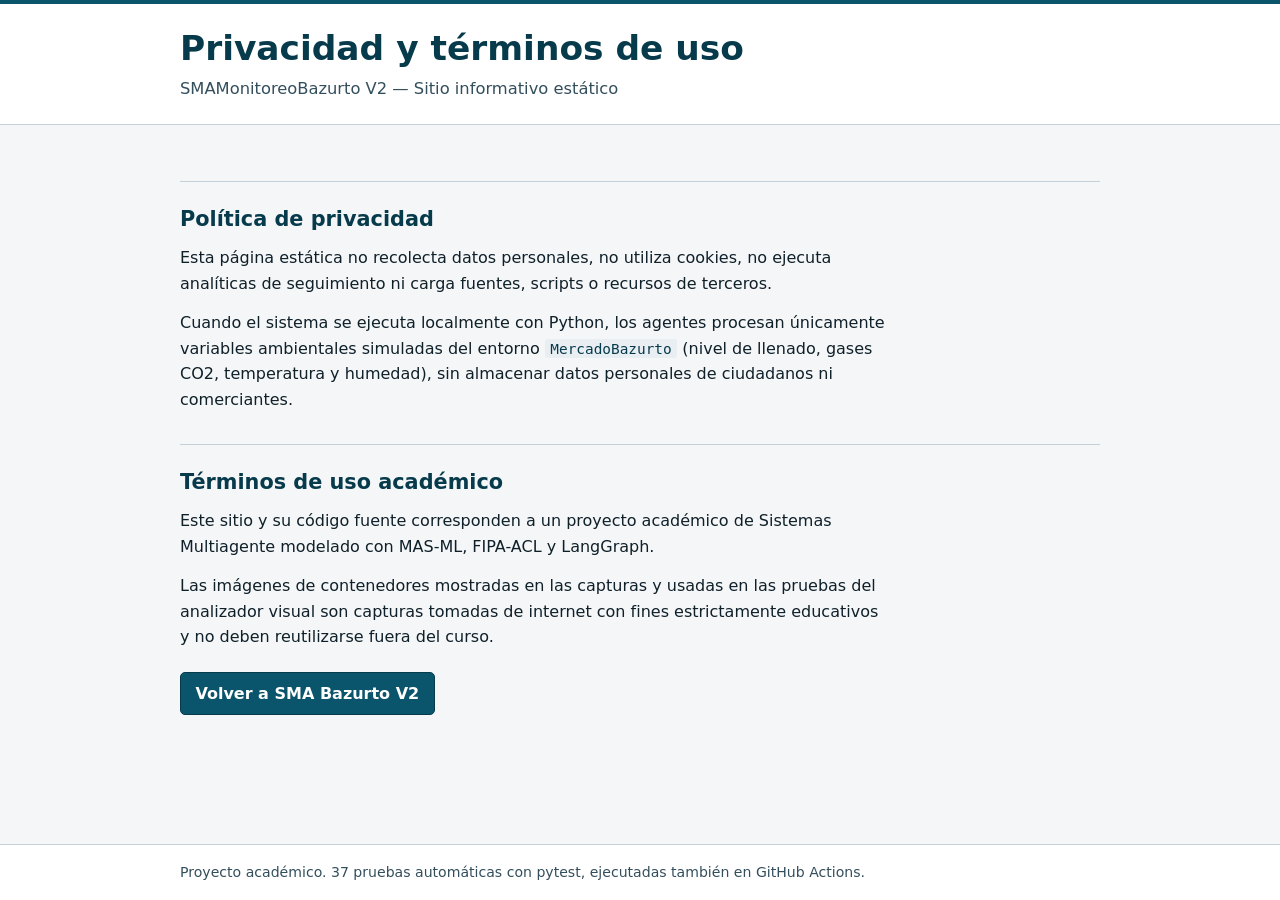
<file: v2/privacidad.html>
<!DOCTYPE html>
<html lang="es">
<head>
  <meta charset="UTF-8">
  <meta name="viewport" content="width=device-width, initial-scale=1.0">
  <title>Privacidad y términos de uso — SMA Bazurto V2</title>
  <link rel="stylesheet" href="./pagina.css">
</head>
<body>
  <a href="#contenido-principal" class="saltar-contenido">Saltar al contenido</a>

  <header class="cabecera">
    <div class="envoltorio">
      <h1>Privacidad y términos de uso</h1>
      <p class="subtitulo">SMAMonitoreoBazurto V2 — Sitio informativo estático</p>
    </div>
  </header>

  <main id="contenido-principal" class="envoltorio" tabindex="-1">
    <section aria-labelledby="titulo-privacidad">
      <h2 id="titulo-privacidad">Política de privacidad</h2>
      <p>
        Esta página estática no recolecta datos personales, no utiliza cookies, no ejecuta analíticas
        de seguimiento ni carga fuentes, scripts o recursos de terceros.
      </p>
      <p>
        Cuando el sistema se ejecuta localmente con Python, los agentes procesan únicamente variables
        ambientales simuladas del entorno <code>MercadoBazurto</code> (nivel de llenado, gases CO2,
        temperatura y humedad), sin almacenar datos personales de ciudadanos ni comerciantes.
      </p>
    </section>

    <section aria-labelledby="titulo-terminos">
      <h2 id="titulo-terminos">Términos de uso académico</h2>
      <p>
        Este sitio y su código fuente corresponden a un proyecto académico de Sistemas Multiagente
        modelado con MAS-ML, FIPA-ACL y LangGraph.
      </p>
      <p>
        Las imágenes de contenedores mostradas en las capturas y usadas en las pruebas del analizador
        visual son capturas tomadas de internet con fines estrictamente educativos y no deben
        reutilizarse fuera del curso.
      </p>
      <p>
        <a href="./" class="btn-regreso">Volver a SMA Bazurto V2</a>
      </p>
    </section>
  </main>

  <footer class="pie">
    <div class="envoltorio">
      <p>Proyecto académico. 37 pruebas automáticas con pytest, ejecutadas también en GitHub Actions.</p>
    </div>
  </footer>
</body>
</html>
</file>
<file: v2/pagina.css>
/* Pagina informativa SMA Bazurto V2 — GitHub Pages
 * Acento unico azul petroleo (#0b556c) sobre fondo claro (#f4f6f8).
 * Sin morado, sin degradados, sin glassmorphism, sin emojis. Contraste WCAG 2.1 AA >= 4.5:1.
 */

:root {
  --petroleo: #0b556c;
  --petroleo-oscuro: #073b4c;
  --petroleo-suave: #e3f0f5;

  --fondo: #f4f6f8;
  --superficie: #ffffff;
  --borde: #c4d0d8;

  --texto: #102029;
  --texto-secundario: #334e5c;

  --aviso-bg: #fef6e4;
  --aviso-borde: #9a5b00;
  --aviso-txt: #4a2c00;

  --fuente-sans: system-ui, -apple-system, "Segoe UI", Roboto, Arial, sans-serif;
  --fuente-mono: ui-monospace, "Cascadia Mono", Consolas, monospace;
}

*,
*::before,
*::after {
  box-sizing: border-box;
}

body {
  margin: 0;
  background-color: var(--fondo);
  color: var(--texto);
  font-family: var(--fuente-sans);
  font-size: 1rem;
  line-height: 1.6;
  min-height: 100vh;
  display: flex;
  flex-direction: column;
}

.saltar-contenido {
  position: absolute;
  left: -9999px;
  top: 0;
  z-index: 1000;
  background-color: var(--petroleo-oscuro);
  color: #ffffff;
  padding: 0.75rem 1rem;
  font-weight: 700;
  text-decoration: none;
}

.saltar-contenido:focus {
  left: 0.5rem;
  top: 0.5rem;
}

:focus-visible {
  outline: 3px solid var(--petroleo);
  outline-offset: 2px;
}

.envoltorio {
  width: 100%;
  max-width: 960px;
  margin: 0 auto;
  padding-left: 1.25rem;
  padding-right: 1.25rem;
}

.cabecera {
  background-color: var(--superficie);
  border-top: 4px solid var(--petroleo);
  border-bottom: 1px solid var(--borde);
  padding: 1.5rem 0 1.35rem;
}

.cabecera h1 {
  margin: 0 0 0.45rem;
  font-size: clamp(1.55rem, 2.2vw + 0.85rem, 2.15rem);
  line-height: 1.2;
  color: var(--petroleo-oscuro);
}

.subtitulo {
  margin: 0;
  max-width: 70ch;
  color: var(--texto-secundario);
  font-size: 1.02rem;
}

main.envoltorio {
  padding-top: 1.5rem;
  padding-bottom: 2.5rem;
  flex: 1 0 auto;
}

section {
  margin-top: 2rem;
  padding-top: 1.5rem;
  border-top: 1px solid var(--borde);
}

section > p,
section > h3 {
  max-width: 70ch;
}

h2 {
  margin: 0 0 0.75rem;
  font-size: 1.3rem;
  line-height: 1.3;
  color: var(--petroleo-oscuro);
}

h3 {
  margin: 1.1rem 0 0.35rem;
  font-size: 1.03rem;
  color: var(--texto);
}

p {
  margin: 0 0 0.85rem;
}

code {
  font-family: var(--fuente-mono);
  font-size: 0.9em;
  background-color: #e8eef2;
  color: var(--petroleo-oscuro);
  padding: 0.1rem 0.35rem;
  border-radius: 3px;
}

a {
  color: var(--petroleo-oscuro);
  font-weight: 600;
  text-decoration: underline;
  text-underline-offset: 2px;
}

a:hover {
  color: var(--petroleo);
}

.aviso-estatico {
  background-color: var(--aviso-bg);
  border: 1px solid var(--aviso-borde);
  border-left: 5px solid var(--aviso-borde);
  border-radius: 6px;
  padding: 0.9rem 1.05rem;
  max-width: 70ch;
  color: var(--aviso-txt);
}

.aviso-estatico p {
  margin: 0;
  font-weight: 600;
}

.lista-agentes {
  margin: 0.75rem 0 0;
  padding: 0;
  max-width: 70ch;
}

.fila-agente {
  padding: 0.7rem 0;
  border-bottom: 1px solid #dde5ea;
}

.fila-agente:last-child {
  border-bottom: none;
}

.fila-agente dt {
  font-weight: 700;
  color: var(--texto);
  margin-bottom: 0.25rem;
  display: flex;
  flex-wrap: wrap;
  align-items: center;
  gap: 0.45rem;
}

.fila-agente dd {
  margin: 0;
  color: var(--texto-secundario);
}

.rol {
  display: inline-block;
  font-size: 0.78rem;
  font-weight: 700;
  padding: 0.12rem 0.5rem;
  border-radius: 4px;
  background-color: var(--petroleo-suave);
  border: 1px solid var(--petroleo);
  color: var(--petroleo-oscuro);
}

.figura-captura {
  margin: 1.25rem 0 1.75rem;
  background-color: var(--superficie);
  border: 1px solid var(--borde);
  border-radius: 6px;
  padding: 0.85rem;
}

.figura-captura img {
  display: block;
  max-width: 100%;
  height: auto;
  border: 1px solid #d5dfe5;
  border-radius: 4px;
}

.figura-movil {
  max-width: 440px;
}

.figura-captura figcaption {
  margin-top: 0.65rem;
  max-width: 70ch;
  font-size: 0.88rem;
  color: var(--texto-secundario);
}

.contenedor-tabla {
  width: 100%;
  overflow-x: auto;
  background-color: var(--superficie);
  border: 1px solid var(--borde);
  border-radius: 6px;
}

table {
  width: 100%;
  border-collapse: collapse;
  font-size: 0.93rem;
  text-align: left;
}

th,
td {
  padding: 0.65rem 0.85rem;
  border-bottom: 1px solid #dde5ea;
  vertical-align: top;
}

thead th {
  background-color: var(--petroleo-suave);
  color: var(--petroleo-oscuro);
  font-weight: 700;
  border-bottom: 2px solid var(--petroleo);
}

tbody tr:last-child th,
tbody tr:last-child td {
  border-bottom: none;
}

tbody th {
  font-weight: 700;
  color: var(--texto);
}

.bloque-codigo {
  max-width: 70ch;
  margin: 0.5rem 0 1rem;
}

pre {
  margin: 0;
  padding: 0.85rem 1rem;
  background-color: #102029;
  color: #f3f6f8;
  border-radius: 6px;
  white-space: pre-wrap;
  overflow-wrap: anywhere;
  font-family: var(--fuente-mono);
  font-size: 0.88rem;
  line-height: 1.5;
}

pre code {
  background-color: transparent;
  color: inherit;
  padding: 0;
  font-size: inherit;
}

.btn-copiar {
  margin-top: 0.4rem;
  font-family: var(--fuente-sans);
  font-size: 0.82rem;
  font-weight: 700;
  padding: 0.35rem 0.7rem;
  border-radius: 4px;
  border: 1px solid var(--petroleo);
  background-color: var(--superficie);
  color: var(--petroleo-oscuro);
  cursor: pointer;
}

.btn-copiar:hover {
  background-color: var(--petroleo-suave);
}

.lista-enlaces {
  margin: 0.5rem 0 0;
  padding-left: 1.25rem;
  max-width: 70ch;
}

.lista-enlaces li {
  margin-bottom: 0.5rem;
}

.btn-regreso {
  display: inline-block;
  margin-top: 0.5rem;
  padding: 0.5rem 0.9rem;
  border-radius: 5px;
  background-color: var(--petroleo);
  border: 1px solid var(--petroleo-oscuro);
  color: #ffffff;
  text-decoration: none;
  font-weight: 700;
}

.btn-regreso:hover {
  background-color: var(--petroleo-oscuro);
  color: #ffffff;
}

.pie {
  background-color: var(--superficie);
  border-top: 1px solid var(--borde);
  padding: 1rem 0;
  font-size: 0.88rem;
  color: var(--texto-secundario);
}

.pie p {
  margin: 0;
}

@media (max-width: 600px) {
  .envoltorio {
    padding-left: 0.9rem;
    padding-right: 0.9rem;
  }

  .figura-captura {
    padding: 0.6rem;
  }

  th,
  td {
    padding: 0.55rem 0.65rem;
  }
}

@media (prefers-reduced-motion: reduce) {
  *,
  *::before,
  *::after {
    transition-duration: 0.01ms !important;
    animation-duration: 0.01ms !important;
  }
}
</file>
<file: v2/diagramas/diagramas.css>
/* Estilos para la vista de Diagramas — SMA Bazurto V2
 * Acento unico azul petroleo (#0b556c), fondo claro, contraste WCAG AA >= 4.5:1.
 * Sin morados, sin degradados, sin glassmorphism, sin dependencias externas.
 */

:root {
  --petroleo: #0b556c;
  --petroleo-oscuro: #073b4c;
  --petroleo-suave: #e3f0f5;

  --fondo: #f3f6f8;
  --superficie: #ffffff;
  --superficie-alt: #f8fafb;
  --borde: #c4d0d8;

  --texto: #102029;
  --texto-secundario: #334e5c;

  --error-bg: #fce8e6;
  --error-borde: #c5221f;
  --error-txt: #75110f;

  --aviso-bg: #fef6e4;
  --aviso-borde: #9a5b00;
  --aviso-txt: #4a2c00;

  --radio: 8px;
  --fuente-sans: system-ui, -apple-system, "Segoe UI", Roboto, Arial, sans-serif;
}

*,
*::before,
*::after {
  box-sizing: border-box;
}

body {
  margin: 0;
  background-color: var(--fondo);
  color: var(--texto);
  font-family: var(--fuente-sans);
  font-size: 0.95rem;
  line-height: 1.5;
  min-height: 100vh;
  display: flex;
  flex-direction: column;
}

.saltar-contenido {
  position: absolute;
  left: -9999px;
  top: 0;
  z-index: 1000;
  background-color: var(--petroleo-oscuro);
  color: #ffffff;
  padding: 0.75rem 1rem;
  font-weight: 600;
  text-decoration: none;
  border-radius: 0 0 var(--radio) 0;
}

.saltar-contenido:focus {
  left: 0.5rem;
  top: 0.5rem;
}

:focus-visible {
  outline: 3px solid var(--petroleo);
  outline-offset: 2px;
}

.cabecera-diagramas {
  background-color: var(--superficie);
  border-bottom: 1px solid var(--borde);
  border-top: 4px solid var(--petroleo);
}

.cabecera-contenido {
  max-width: 1360px;
  margin: 0 auto;
  padding: 1rem 1.25rem;
  display: flex;
  flex-wrap: wrap;
  justify-content: space-between;
  align-items: center;
  gap: 0.75rem 1.25rem;
}

.cabecera-contenido h1 {
  margin: 0;
  font-size: clamp(1.2rem, 1.8vw + 0.75rem, 1.6rem);
  line-height: 1.25;
  color: var(--petroleo-oscuro);
}

.cabecera-subtitulo {
  margin: 0.2rem 0 0;
  font-size: 0.86rem;
  color: var(--texto-secundario);
}

.btn-volver {
  display: inline-flex;
  align-items: center;
  padding: 0.55rem 0.95rem;
  min-height: 40px;
  border-radius: 6px;
  background-color: var(--petroleo);
  border: 1px solid var(--petroleo-oscuro);
  color: #ffffff;
  font-weight: 700;
  font-size: 0.88rem;
  text-decoration: none;
}

.btn-volver:hover {
  background-color: var(--petroleo-oscuro);
}

.contenedor-diagramas {
  width: 100%;
  max-width: 1360px;
  margin: 0 auto;
  padding: 1.1rem 1.25rem 1.75rem;
  display: flex;
  flex-direction: column;
  gap: 1.1rem;
  flex: 1 0 auto;
}

.panel-diagrama {
  background-color: var(--superficie);
  border: 1px solid var(--borde);
  border-radius: var(--radio);
  padding: 1.05rem 1.15rem;
  min-width: 0;
}

.aviso-estatico {
  background-color: var(--aviso-bg);
  border: 1px solid var(--aviso-borde);
  border-left: 5px solid var(--aviso-borde);
  border-radius: 6px;
  padding: 0.85rem 1rem;
  color: var(--aviso-txt);
}

.aviso-estatico p {
  margin: 0;
  font-weight: 600;
}

.panel-diagrama h2 {
  margin: 0 0 0.45rem;
  font-size: 1.08rem;
  color: var(--petroleo-oscuro);
}

.descripcion-diagrama {
  margin: 0 0 0.85rem;
  color: var(--texto-secundario);
  font-size: 0.92rem;
}

.meta-motor {
  margin: 0 0 0.75rem;
  padding: 0.45rem 0.75rem;
  border-radius: 5px;
  background-color: var(--petroleo-suave);
  border: 1px solid var(--petroleo);
  color: var(--petroleo-oscuro);
  font-size: 0.84rem;
  font-weight: 600;
}

.meta-motor[data-estado="error"] {
  background-color: var(--error-bg);
  border-color: var(--error-borde);
  color: var(--error-txt);
}

.marco-mermaid {
  background-color: var(--superficie-alt);
  border: 1px solid var(--borde);
  border-radius: 6px;
  padding: 0.85rem;
  overflow-x: auto;
}

.marco-mermaid .mermaid {
  margin: 0;
  min-width: 0;
  font-size: 0.85rem;
  color: var(--texto);
}

.marco-mermaid .mermaid svg {
  display: block;
  max-width: 100%;
  height: auto;
  margin: 0 auto;
}

.pie-diagramas {
  background-color: var(--superficie);
  border-top: 1px solid var(--borde);
  padding: 0.85rem 1.25rem;
  display: flex;
  flex-wrap: wrap;
  justify-content: space-between;
  align-items: center;
  gap: 0.65rem 1.25rem;
  font-size: 0.84rem;
  color: var(--texto-secundario);
}

.pie-nota {
  margin: 0;
}

.pie-enlaces {
  list-style: none;
  margin: 0;
  padding: 0;
  display: flex;
  flex-wrap: wrap;
  gap: 1rem;
}

.pie-enlaces a {
  color: var(--petroleo-oscuro);
  font-weight: 600;
  text-decoration: underline;
  text-underline-offset: 2px;
}

.pie-enlaces a:hover {
  color: var(--petroleo);
}

@media (max-width: 900px) {
  .cabecera-contenido {
    padding: 0.85rem;
  }

  .contenedor-diagramas {
    padding: 0.85rem;
  }

  .panel-diagrama {
    padding: 0.85rem;
  }
}

@media (prefers-reduced-motion: reduce) {
  *,
  *::before,
  *::after {
    transition-duration: 0.01ms !important;
    animation-duration: 0.01ms !important;
  }
}
</file>
